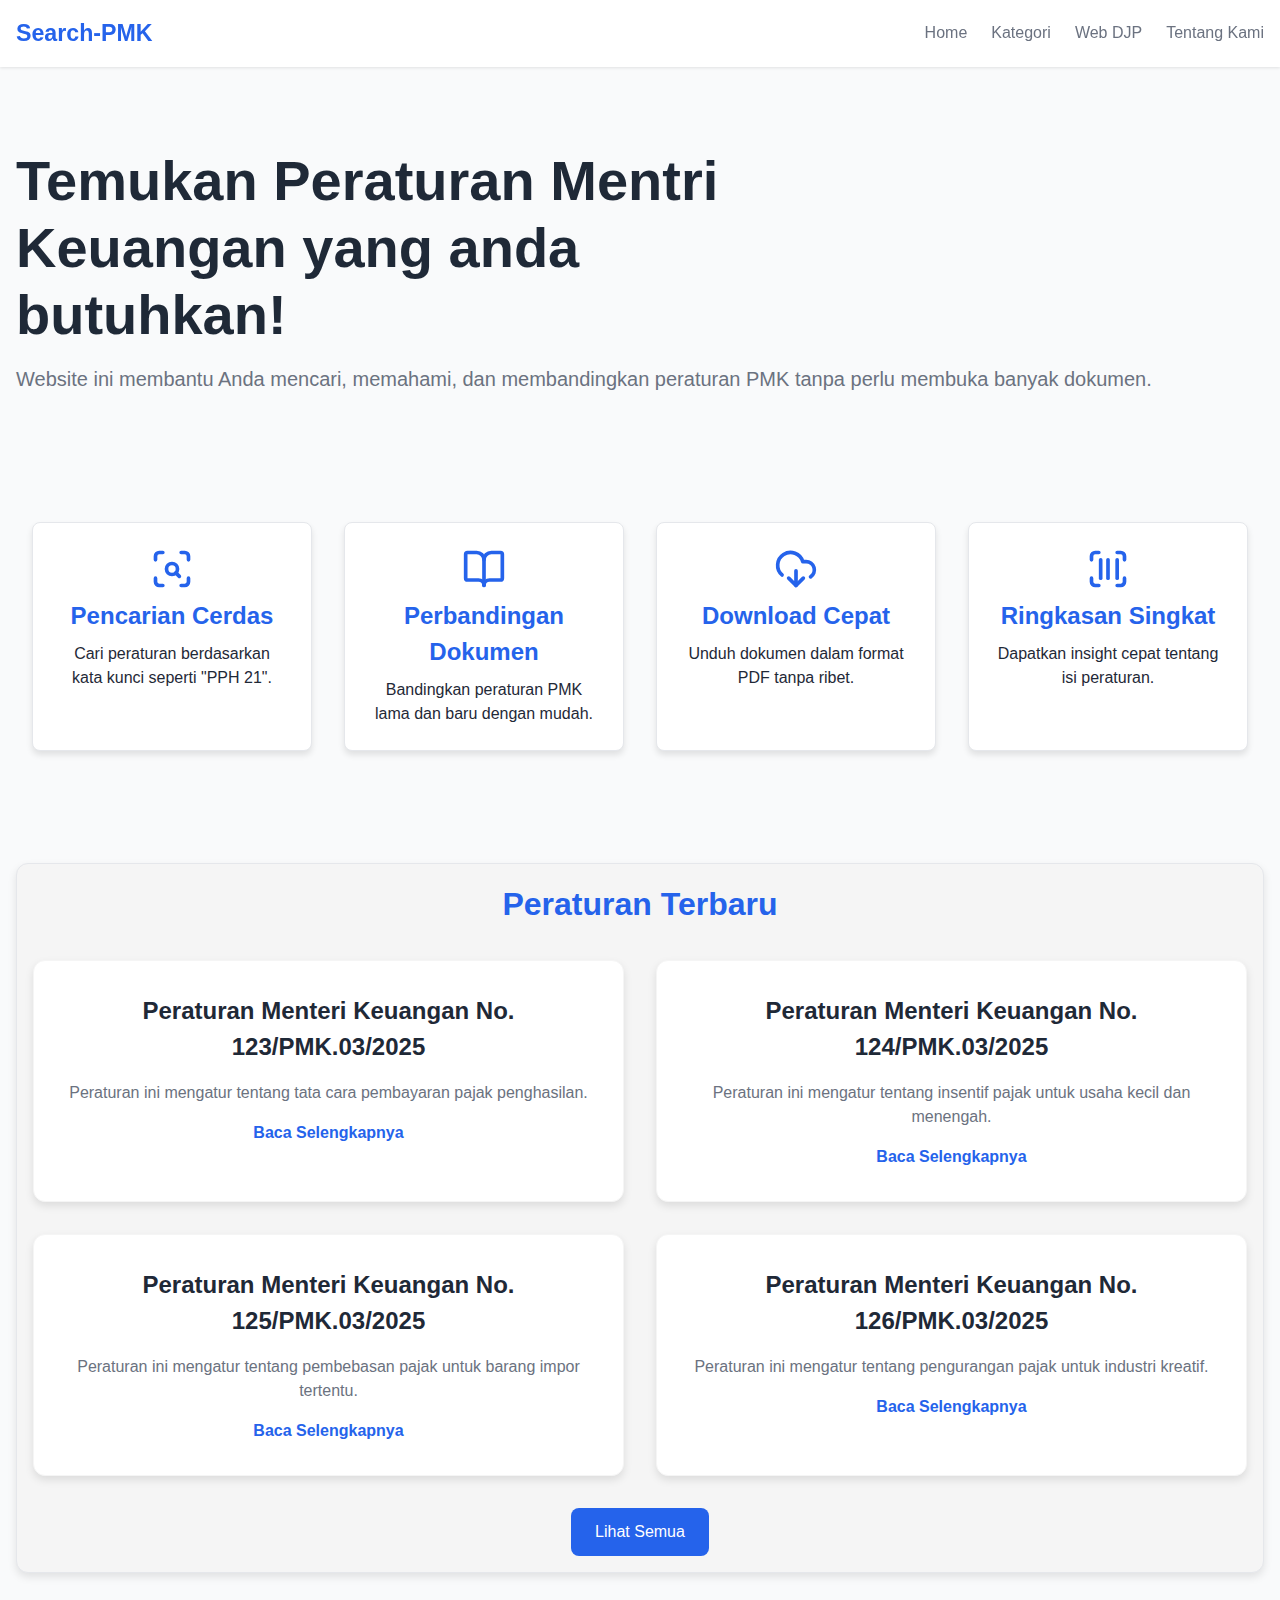
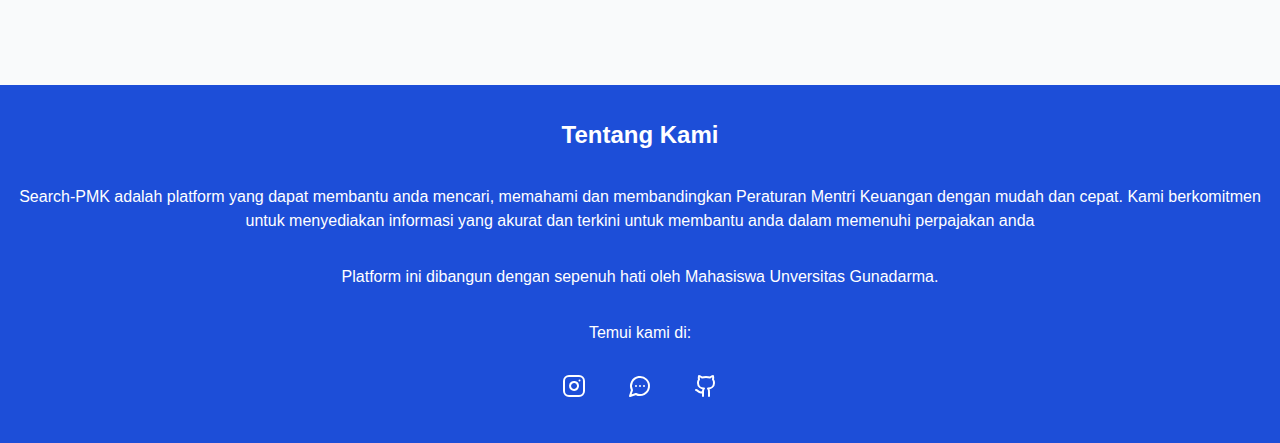
<file: index.html>
<!DOCTYPE html>
<html lang="en">
<head>
    <meta charset="UTF-8">
    <meta name="viewport" content="width=device-width, initial-scale=1.0">
    <title>coba dulu yaa</title>
    <link rel="stylesheet" href="css/style.css">
</head>
<body>
    <header>
        <nav>
            <div class="logo">
                <span>Search-PMK</span>
            </div>
            <div class="burger-menu" id="burger-menu">
                <svg xmlns="http://www.w3.org/2000/svg" width="24" height="24" viewBox="0 0 24 24" fill="none" stroke="currentColor" stroke-width="2" stroke-linecap="round" stroke-linejoin="round" class="lucide lucide-menu"><line x1="4" x2="20" y1="12" y2="12"/><line x1="4" x2="20" y1="6" y2="6"/><line x1="4" x2="20" y1="18" y2="18"/></svg>
            </div>
            <ul id="nav-links">
                <li><a href="">Home</a></li>
                <li><a href="kategori.html">Kategori</a></li>
                <li><a href="https://www.pajak.go.id/index.php/id" target="_blank" rel="noopener">Web DJP</a></li>
                <li><a href="#footer">Tentang Kami</a></li>
            </ul>
        </nav>
    </header>
    
    <main>
        <section class="hero">
            <h1>Temukan Peraturan Mentri Keuangan yang anda butuhkan!</h1>
            <p>Website ini membantu Anda mencari, memahami, dan membandingkan peraturan PMK tanpa perlu membuka banyak dokumen.</p>
        </section>

        <section class="features">
            <div class="feature-box">
                <svg xmlns="http://www.w3.org/2000/svg" width="44" height="44" viewBox="0 0 24 24" fill="none" stroke="#2563eb" stroke-width="2" stroke-linecap="round" stroke-linejoin="round" class="lucide lucide-scan-search"><path d="M3 7V5a2 2 0 0 1 2-2h2"/><path d="M17 3h2a2 2 0 0 1 2 2v2"/><path d="M21 17v2a2 2 0 0 1-2 2h-2"/><path d="M7 21H5a2 2 0 0 1-2-2v-2"/><circle cx="12" cy="12" r="3"/><path d="m16 16-1.9-1.9"/></svg>
                <h3>Pencarian Cerdas</h3>
                <p>Cari peraturan berdasarkan kata kunci seperti "PPH 21".</p>
            </div>
            <div class="feature-box">
                <svg xmlns="http://www.w3.org/2000/svg" width="44" height="44" viewBox="0 0 24 24" fill="none" stroke="#2563eb" stroke-width="2" stroke-linecap="round" stroke-linejoin="round" class="lucide lucide-book-open"><path d="M12 7v14"/><path d="M3 18a1 1 0 0 1-1-1V4a1 1 0 0 1 1-1h5a4 4 0 0 1 4 4 4 4 0 0 1 4-4h5a1 1 0 0 1 1 1v13a1 1 0 0 1-1 1h-6a3 3 0 0 0-3 3 3 3 0 0 0-3-3z"/></svg>
                <h3>Perbandingan Dokumen</h3>
                <p>Bandingkan peraturan PMK lama dan baru dengan mudah.</p>
            </div>
            <div class="feature-box">
                <svg xmlns="http://www.w3.org/2000/svg" width="44" height="44" viewBox="0 0 24 24" fill="none" stroke="#2563eb" stroke-width="2" stroke-linecap="round" stroke-linejoin="round" class="lucide lucide-cloud-download"><path d="M12 13v8l-4-4"/><path d="m12 21 4-4"/><path d="M4.393 15.269A7 7 0 1 1 15.71 8h1.79a4.5 4.5 0 0 1 2.436 8.284"/></svg>
                <h3>Download Cepat</h3>
                <p>Unduh dokumen dalam format PDF tanpa ribet.</p>
            </div>
            <div class="feature-box">
                <svg xmlns="http://www.w3.org/2000/svg" width="44" height="44" viewBox="0 0 24 24" fill="none" stroke="#2563eb" stroke-width="2" stroke-linecap="round" stroke-linejoin="round" class="lucide lucide-scan-barcode"><path d="M3 7V5a2 2 0 0 1 2-2h2"/><path d="M17 3h2a2 2 0 0 1 2 2v2"/><path d="M21 17v2a2 2 0 0 1-2 2h-2"/><path d="M7 21H5a2 2 0 0 1-2-2v-2"/><path d="M8 7v10"/><path d="M12 7v10"/><path d="M17 7v10"/></svg>
                <h3>Ringkasan Singkat</h3>
                <p>Dapatkan insight cepat tentang isi peraturan.</p>
            </div>
        </section>

        <section class="latest-regulations">
            <div class="regulation-wrapper">
                <h2>Peraturan Terbaru</h2>
                <div class="regulation-container">
                    <div class="regulation-box">
                        <h3>Peraturan Menteri Keuangan No. 123/PMK.03/2025</h3>
                        <p>Peraturan ini mengatur tentang tata cara pembayaran pajak penghasilan.</p>
                        <a href="#">Baca Selengkapnya</a>
                    </div>
                    <div class="regulation-box">
                        <h3>Peraturan Menteri Keuangan No. 124/PMK.03/2025</h3>
                        <p>Peraturan ini mengatur tentang insentif pajak untuk usaha kecil dan menengah.</p>
                        <a href="#">Baca Selengkapnya</a>
                    </div>
                    <div class="regulation-box">
                        <h3>Peraturan Menteri Keuangan No. 125/PMK.03/2025</h3>
                        <p>Peraturan ini mengatur tentang pembebasan pajak untuk barang impor tertentu.</p>
                        <a href="#">Baca Selengkapnya</a>
                    </div>
                    <div class="regulation-box">
                        <h3>Peraturan Menteri Keuangan No. 126/PMK.03/2025</h3>
                        <p>Peraturan ini mengatur tentang pengurangan pajak untuk industri kreatif.</p>
                        <a href="#">Baca Selengkapnya</a>
                    </div>
                </div>
                <a href="#" class="see-all">Lihat Semua</a>
            </div>
        </section>
        
    </main>

    <footer id="footer">
        <div class="footer">
            <h2>Tentang Kami</h2>
            <p>Search-PMK adalah platform yang dapat membantu anda  mencari, memahami dan membandingkan Peraturan Mentri Keuangan dengan mudah dan cepat. Kami berkomitmen untuk menyediakan informasi yang akurat dan terkini untuk membantu anda dalam memenuhi perpajakan anda</p>
            <p>Platform ini dibangun dengan sepenuh hati oleh Mahasiswa Unversitas Gunadarma. </p>
            <p>Temui kami di:</p>
        </div>
        
        <div class="footer-container">
            <div class="footer-logo">
                <a href="https://www.instagram.com/michaelarhdyn/" target="_blank" rel="noopener" title="Instagram">
                    <svg xmlns="http://www.w3.org/2000/svg" width="24" height="24" viewBox="0 0 24 24" fill="none" stroke="currentColor" stroke-width="2" stroke-linecap="round" stroke-linejoin="round" class="lucide lucide-instagram"><rect width="20" height="20" x="2" y="2" rx="5" ry="5"/><path d="M16 11.37A4 4 0 1 1 12.63 8 4 4 0 0 1 16 11.37z"/><line x1="17.5" x2="17.51" y1="6.5" y2="6.5"/></svg>
                </a>
            </div>

            <div class="footer-logo">
                <a href="https://wa.me/6287881820571" target="_blank" rel="noopener" title="Whatsapp">
                    <svg xmlns="http://www.w3.org/2000/svg" width="24" height="24" viewBox="0 0 24 24" fill="none" stroke="currentColor" stroke-width="2" stroke-linecap="round" stroke-linejoin="round" class="lucide lucide-message-circle-more"><path d="M7.9 20A9 9 0 1 0 4 16.1L2 22Z"/><path d="M8 12h.01"/><path d="M12 12h.01"/><path d="M16 12h.01"/></svg>
                </a>
            </div>

            <div class="footer-logo">
                <a href="https://github.com/Maikerud" target="_blank" rel="noopener" title="Github">
                    <svg xmlns="http://www.w3.org/2000/svg" width="24" height="24" viewBox="0 0 24 24" fill="none" stroke="currentColor" stroke-width="2" stroke-linecap="round" stroke-linejoin="round" class="lucide lucide-github"><path d="M15 22v-4a4.8 4.8 0 0 0-1-3.5c3 0 6-2 6-5.5.08-1.25-.27-2.48-1-3.5.28-1.15.28-2.35 0-3.5 0 0-1 0-3 1.5-2.64-.5-5.36-.5-8 0C6 2 5 2 5 2c-.3 1.15-.3 2.35 0 3.5A5.403 5.403 0 0 0 4 9c0 3.5 3 5.5 6 5.5-.39.49-.68 1.05-.85 1.65-.17.6-.22 1.23-.15 1.85v4"/><path d="M9 18c-4.51 2-5-2-7-2"/></svg>
                </a>
            </div>
        </div>
    </footer>

    <div id="overlay" class="overlay"></div>

    <script src="js/scritp.js"></script>

</body>
</html>
</file>
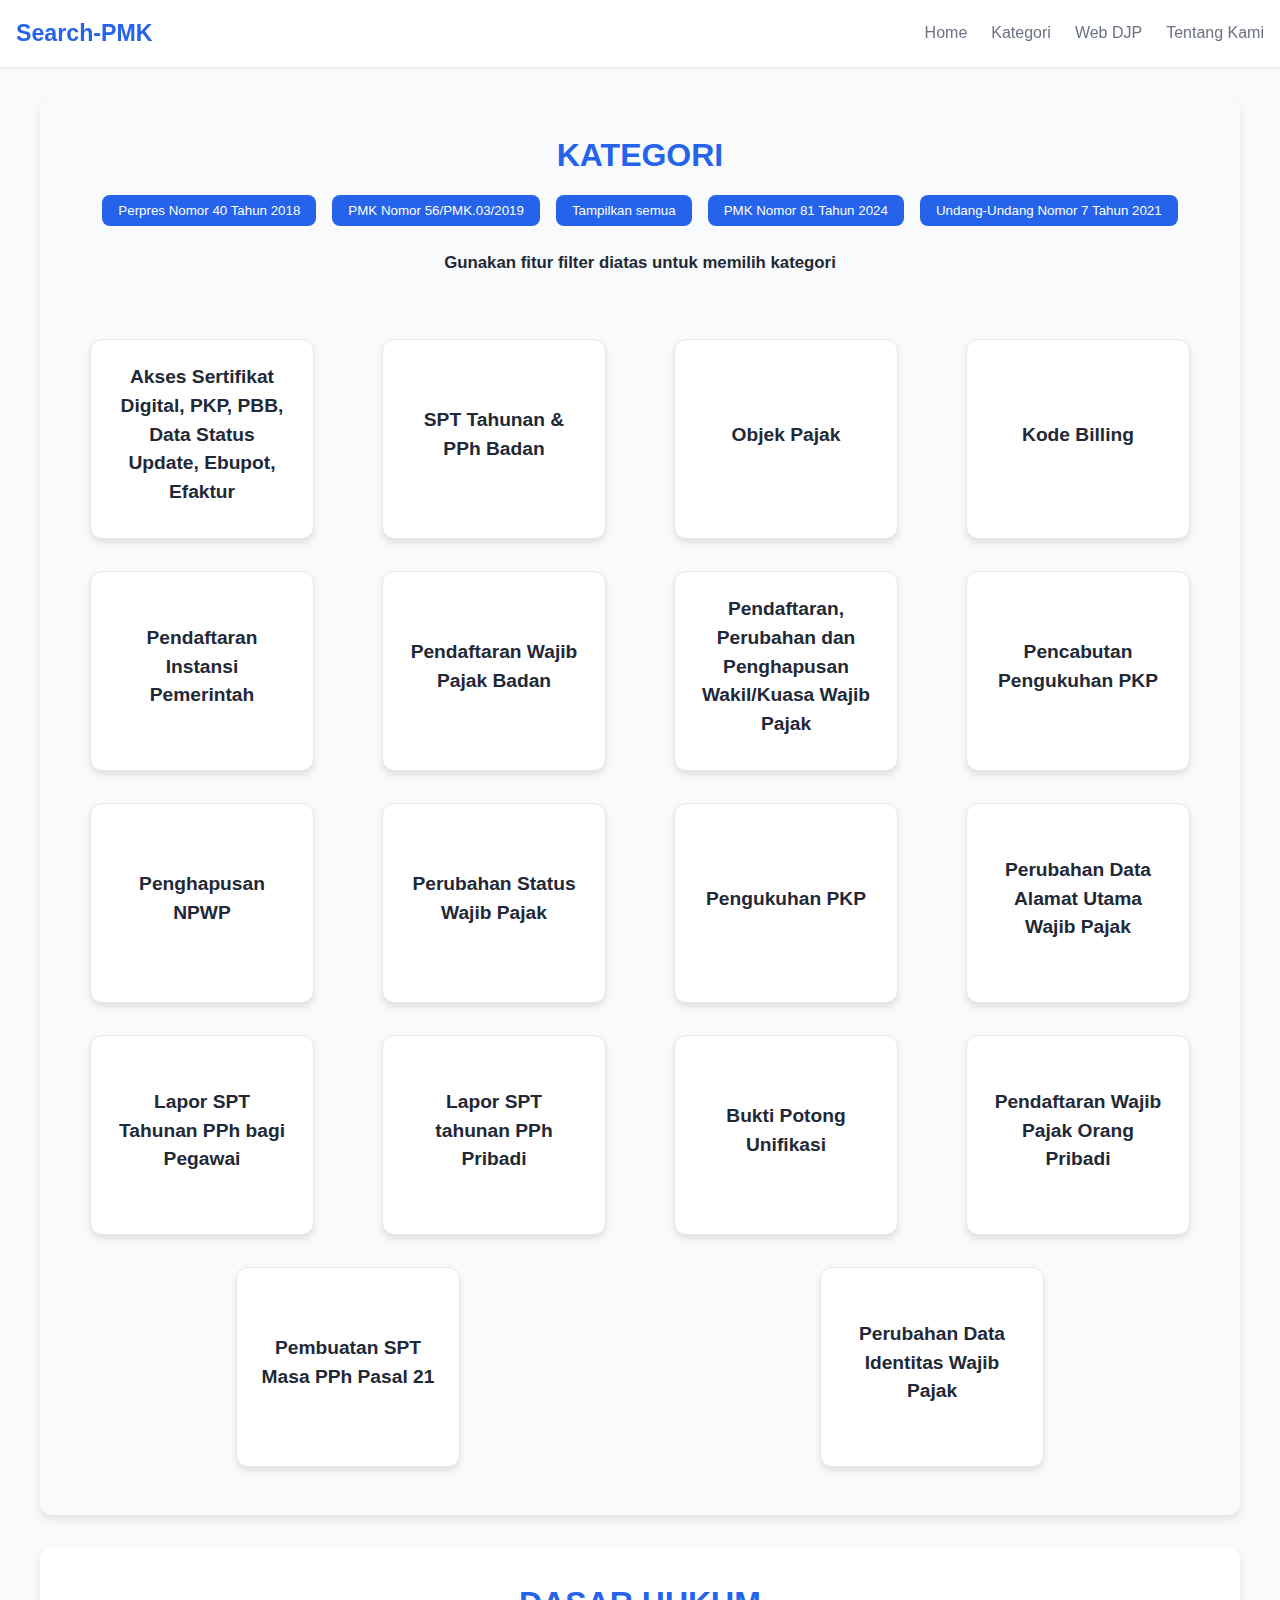
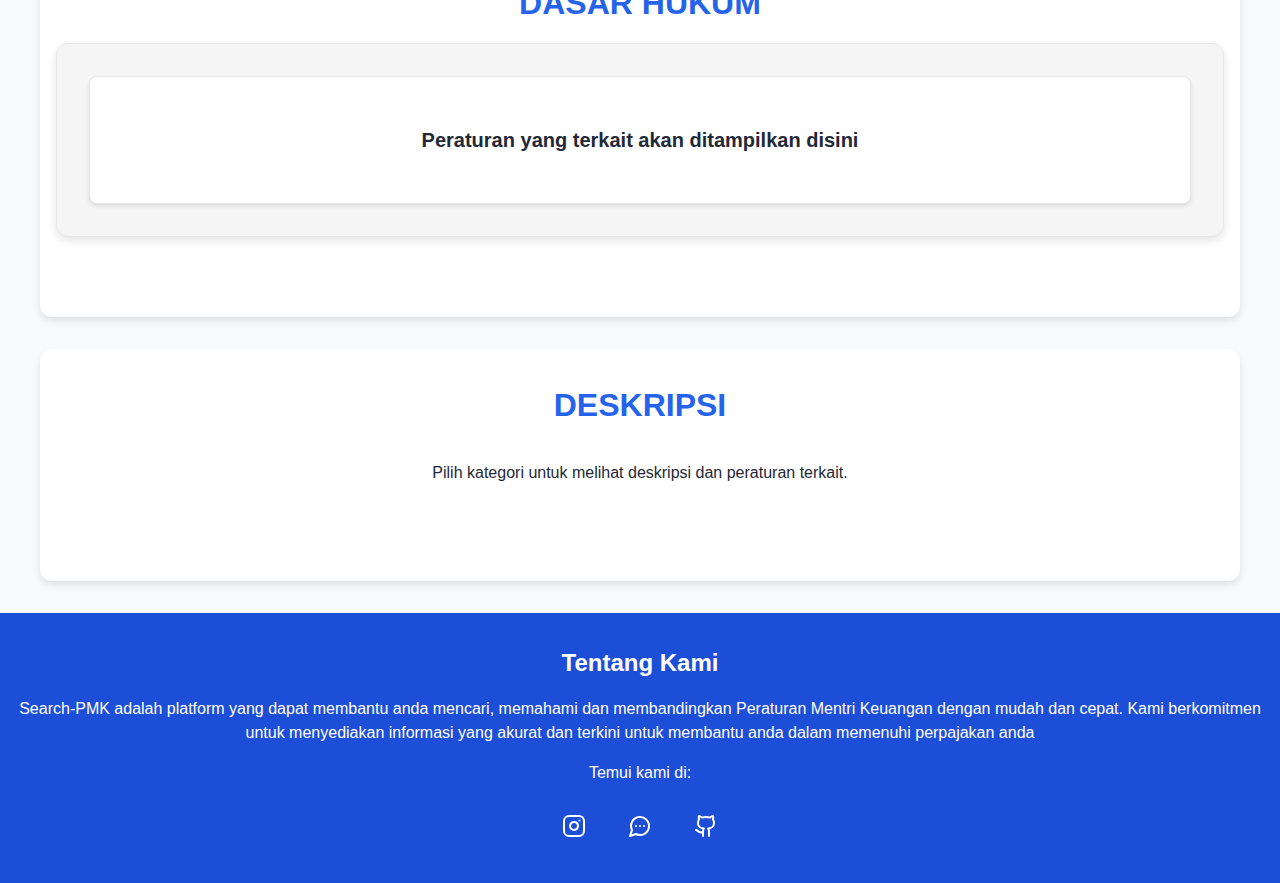
<file: kategori.html>
<!DOCTYPE html>
<html lang="en">
<head>
    <meta charset="UTF-8">
    <meta name="viewport" content="width=device-width, initial-scale=1.0">
    <title>coba dulu yaa</title>
    <link rel="stylesheet" href="css/kategori.css">
</head>
<body>
    <header>
        <nav>
            <div class="logo">
                <span>Search-PMK</span>
            </div>
            <div class="burger-menu" id="burger-menu">
                <svg xmlns="http://www.w3.org/2000/svg" width="24" height="24" viewBox="0 0 24 24" fill="none" stroke="currentColor" stroke-width="2" stroke-linecap="round" stroke-linejoin="round" class="lucide lucide-menu"><line x1="4" x2="20" y1="12" y2="12"/><line x1="4" x2="20" y1="6" y2="6"/><line x1="4" x2="20" y1="18" y2="18"/></svg>
            </div>
            <ul id="nav-links">
                <li><a href="index.html">Home</a></li>
                <li><a href="">Kategori</a></li>
                <li><a href="https://www.pajak.go.id/index.php/id" target="_blank" rel="noopener">Web DJP</a></li>
                <li><a href="#footer">Tentang Kami</a></li>
            </ul>
        </nav>
    </header>

    <main>
        <div class="kategori-container">
            <h2><b>KATEGORI</b></h2>

            <div class="kategori-filter">
                <button class="filter-btn" onclick="filterKategori('Perpres-40-2018')">Perpres Nomor 40 Tahun 2018</button>
                <button class="filter-btn" onclick="filterKategori('PMK-56-2019')">PMK Nomor 56/PMK.03/2019</button>
                <button class="filter-btn" onclick="filterKategori('all')">Tampilkan semua</button>
                <button class="filter-btn" onclick="filterKategori('PMK-81-2024')">PMK Nomor 81 Tahun 2024 </button>
                <button class="filter-btn" onclick="filterKategori('UU-7-2021')">Undang-Undang Nomor 7 Tahun 2021</button>
            </div>

            <h3>Gunakan fitur filter diatas untuk memilih kategori</h3>

            <a href="#peraturan-container" class="kategori-item" data-category="sertifikat-digital" onclick="showPMK('sertifikat-digital'); showDeskripsi('sertifikat-digital')">
                <h3>Akses Sertifikat Digital, PKP, PBB, Data Status Update, Ebupot, Efaktur</h3>
            </a>
            <a href="#peraturan-container" class="kategori-item" data-category="Perpres-40-2018,PMK-56-2019,PMK-81-2024,UU-7-2021" onclick="showPMK('SPT-tahunan-badan'); showDeskripsi('SPT-tahunan-badan')">
                <h3>SPT Tahunan & PPh Badan</h3>
            </a>
            <a href="#peraturan-container" class="kategori-item" data-category="Perpres-40-2018,PMK-56-2019,PMK-81-2024" onclick="showPMK('Objek-Pajak'); showDeskripsi('Objek-Pajak')">
                <h3>Objek Pajak</h3>
            </a>
            <a href="#peraturan-container" class="kategori-item" data-category="Perpres-40-2018,PMK-56-2019,PMK-81-2024" onclick="showPMK('Kode-Billing'); showDeskripsi('Kode-Billing')">
                <h3>Kode Billing</h3>
            </a>
            <a href="#peraturan-container" class="kategori-item" data-category="Perpres-40-2018,PMK-56-2019,PMK-81-2024" onclick="showPMK('PIP'); showDeskripsi('PIP')">
                <h3>Pendaftaran Instansi Pemerintah</h3>
            </a>
            <a href="#peraturan-container" class="kategori-item" data-category="Perpres-40-2018,PMK-56-2019,PMK-81-2024" onclick="showPMK('PJB'); showDeskripsi('PJB')">
                <h3>Pendaftaran Wajib Pajak Badan</h3>
            </a>
            <a href="#peraturan-container" class="kategori-item" data-category="Perpres-40-2018,PMK-56-2019,PMK-81-2024" onclick="showPMK('Update-WP'); showDeskripsi('Update-WP')">
                <h3>Pendaftaran, Perubahan dan Penghapusan Wakil/Kuasa Wajib Pajak</h3>
            </a>
            <a href="#peraturan-container" class="kategori-item" data-category="Perpres-40-2018,PMK-56-2019,PMK-81-2024" onclick="showPMK('PP-PKP'); showDeskripsi('PP-PKP')">
                <h3>Pencabutan Pengukuhan PKP</h3>
            </a>
            <a href="#peraturan-container" class="kategori-item" data-category="Perpres-40-2018,PMK-56-2019,PMK-81-2024" onclick="showPMK('delete-NPWP'); showDeskripsi('delete-NPWP')">
                <h3>Penghapusan NPWP</h3>
            </a>
            <a href="#peraturan-container" class="kategori-item" data-category="Perpres-40-2018,PMK-56-2019,PMK-81-2024" onclick="showPMK('PPSWP'); showDeskripsi('PPSWP')">
                <h3>Perubahan Status Wajib Pajak</h3>
            </a>
            <a href="#peraturan-container" class="kategori-item" data-category="Perpres-40-2018,PMK-56-2019,PMK-81-2024" onclick="showPMK('P-PKP'); showDeskripsi('P-PKP')">
                <h3>Pengukuhan PKP</h3>
            </a>
            <a href="#peraturan-container" class="kategori-item" data-category="Perpres-40-2018,PMK-56-2019,PMK-81-2024" onclick="showPMK('update-dauwp'); showDeskripsi('update-dauwp')">
                <h3>Perubahan Data Alamat Utama Wajib Pajak</h3>
            </a>
            <a href="#peraturan-container" class="kategori-item" data-category="Perpres-40-2018,PMK-56-2019,PMK-81-2024" onclick="showPMK('lapor-spt-pegawai'); showDeskripsi('lapor-spt-pegawai')">
                <h3>Lapor SPT Tahunan PPh bagi Pegawai</h3>
            </a>
            <a href="#peraturan-container" class="kategori-item" data-category="Perpres-40-2018,PMK-56-2019,PMK-81-2024" onclick="showPMK('lapor-spt-pribadi'); showDeskripsi('lapor-spt-pribadi')">
                <h3>Lapor SPT tahunan PPh Pribadi</h3>
            </a>
            <a href="#peraturan-container" class="kategori-item" data-category="Perpres-40-2018,PMK-56-2019,PMK-81-2024" onclick="showPMK('bukti-potong-Unifikasi'); showDeskripsi('bukti-potong-Unifikasi')">
                <h3>Bukti Potong Unifikasi</h3>
            </a>
            <a href="#peraturan-container" class="kategori-item" data-category="Perpres-40-2018,PMK-56-2019,PMK-81-2024" onclick="showPMK('pwpop'); showDeskripsi('pwpop')">
                <h3>Pendaftaran Wajib Pajak Orang Pribadi</h3>
            </a>
            <a href="#peraturan-container" class="kategori-item" data-category="Perpres-40-2018,PMK-56-2019,PMK-81-2024" onclick="showPMK('SPT-PPH-21'); showDeskripsi('SPT-PPH-21')">
                <h3>Pembuatan SPT Masa PPh Pasal 21</h3>
            </a>
            <a href="#peraturan-container" class="kategori-item" data-category="Perpres-40-2018,PMK-56-2019,PMK-81-2024" onclick="showPMK('PDIWP'); showDeskripsi('PDIWP')">
                <h3>Perubahan Data Identitas Wajib Pajak</h3>
            </a>
        </div>
        
        
        <div class="peraturan-container" id="peraturan-container">
            <h2>DASAR HUKUM</h2>
            <div class="peraturan-wrapper" id="peraturan-wrapper">
                <!-- Daftar dasar hukum akan ditampilkan di sini -->
            </div>
        </div>

        <div class="deskripsi-container" id="deskripsi-container">
            <h2>DESKRIPSI</h2>
            <div class="deskripsi-wrapper" id="deskripsi-wrapper">
                <!-- Deskripsi peraturan akan ditampilkan di sini -->
            </div>
        </div>  

        
    </main>

    <footer id="footer">
        <div class="footer">
            <h2>Tentang Kami</h2>
            <p>Search-PMK adalah platform yang dapat membantu anda  mencari, memahami dan membandingkan Peraturan Mentri Keuangan dengan mudah dan cepat. Kami berkomitmen untuk menyediakan informasi yang akurat dan terkini untuk membantu anda dalam memenuhi perpajakan anda</p>
            <p>Temui kami di:</p>
        </div>

        <div class="footer-container">
            <div class="footer-logo">
                <a href="https://www.instagram.com/michaelarhdyn/" target="_blank" rel="noopener" title="Instagram Profile">
                    <svg xmlns="http://www.w3.org/2000/svg" width="24" height="24" viewBox="0 0 24 24" fill="none" stroke="currentColor" stroke-width="2" stroke-linecap="round" stroke-linejoin="round" class="lucide lucide-instagram"><rect width="20" height="20" x="2" y="2" rx="5" ry="5"/><path d="M16 11.37A4 4 0 1 1 12.63 8 4 4 0 0 1 16 11.37z"/><line x1="17.5" x2="17.51" y1="6.5" y2="6.5"/></svg>
                </a>
            </div>

            <div class="footer-logo">
                <a href="https://wa.me/+6287881820571" target="_blank" rel="noopener" title="Whatsapp">
                    <svg xmlns="http://www.w3.org/2000/svg" width="24" height="24" viewBox="0 0 24 24" fill="none" stroke="currentColor" stroke-width="2" stroke-linecap="round" stroke-linejoin="round" class="lucide lucide-message-circle-more"><path d="M7.9 20A9 9 0 1 0 4 16.1L2 22Z"/><path d="M8 12h.01"/><path d="M12 12h.01"/><path d="M16 12h.01"/></svg>
                </a>
            </div>

            <div class="footer-logo">
                <a href="https://github.com/Maikerud" target="_blank" rel="noopener" title="Github">
                    <svg xmlns="http://www.w3.org/2000/svg" width="24" height="24" viewBox="0 0 24 24" fill="none" stroke="currentColor" stroke-width="2" stroke-linecap="round" stroke-linejoin="round" class="lucide lucide-github"><path d="M15 22v-4a4.8 4.8 0 0 0-1-3.5c3 0 6-2 6-5.5.08-1.25-.27-2.48-1-3.5.28-1.15.28-2.35 0-3.5 0 0-1 0-3 1.5-2.64-.5-5.36-.5-8 0C6 2 5 2 5 2c-.3 1.15-.3 2.35 0 3.5A5.403 5.403 0 0 0 4 9c0 3.5 3 5.5 6 5.5-.39.49-.68 1.05-.85 1.65-.17.6-.22 1.23-.15 1.85v4"/><path d="M9 18c-4.51 2-5-2-7-2"/></svg>
                </a>
            </div>
        </div>
    </footer>

    <button id="scrollToTopBtn" title="Go to top">
        <svg xmlns="http://www.w3.org/2000/svg" width="16" height="16" fill="currentColor" class="bi bi-arrow-up-square" viewBox="0 0 16 16">
            <path fill-rule="evenodd" d="M15 2a1 1 0 0 0-1-1H2a1 1 0 0 0-1 1v12a1 1 0 0 0 1 1h12a1 1 0 0 0 1-1zM0 2a2 2 0 0 1 2-2h12a2 2 0 0 1 2 2v12a2 2 0 0 1-2 2H2a2 2 0 0 1-2-2zm8.5 9.5a.5.5 0 0 1-1 0V5.707L5.354 7.854a.5.5 0 1 1-.708-.708l3-3a.5.5 0 0 1 .708 0l3 3a.5.5 0 0 1-.708.708L8.5 5.707z"/>
        </svg>
    </button>

    <div id="overlay" class="overlay"></div>

    <script src="js/daftar.js"></script>
    <script src="js/deskripsi.js"></script>
    <script src="js/kategori.js"></script>
</body>
</html>
</file>
<file: css/style.css>
:root {
    --primary-color: #2563eb;
    --primary-hover: #1d4ed8;
    --text-color: #1f2937;
    --text-light: #6b7280;
    --bg-color: #f9fafb;
    --white: #ffffff;
    --success: #059669;
    --success-light: #ecfdf5;
    --border-color: #e5e7eb;
    --border: #F5F5F5;
}

* {
    margin: 0;
    padding: 0;
    box-sizing: border-box;
}

html {
    scroll-behavior: smooth;
}

body {
    font-family: -apple-system, BlinkMacSystemFont, "Segoe UI", Roboto, "Helvetica Neue", Arial, sans-serif;
    line-height: 1.5;
    color: var(--text-color);
    background: var(--bg-color);
    margin: 0;
    padding: 0;
}

header {
    background: var(--white);
    box-shadow: 0 1px 3px rgba(0, 0, 0, 0.1);
    position: sticky; /* Menambahkan properti ini */
    top: 0; /* Menambahkan properti ini */
    z-index: 1000; /* Menambahkan properti ini untuk memastikan header berada di atas elemen lainnya */
    transition: top 0.3s;
}

header.hidden {
    top: -100px
}

nav {
    max-width: 1445px;
    margin: 0 auto;
    padding: 1rem;
    display: flex;
    justify-content: space-between;
    align-items: center;
}

.logo {
    display: flex;
    align-items: center;
    gap: 0.5rem;
    color: var(--primary-color);
    font-weight: bold;
    font-size: 1.45rem;
}

nav ul {
    display: flex;
    gap: 1.5rem;
    list-style: none;
}

nav a {
    color: var(--text-light);
    text-decoration: none;
    transition: color 0.2s;
}

nav a:hover {
    color: var(--primary-hover);
}

ul {
    list-style: none;
    margin: 0;
    padding: 0;
    display: flex;
    gap: 1rem;
}

ul li {
    display: inline;
}

ul li a{
    color: var(--text-light);
    text-decoration: none;
    font-size: 1rem;
}

.burger-menu {
    display: none;
    flex-direction: column;
    cursor: pointer;
}

.burger-menu span {
    height: 3px;
    width: 25px;
    background-color: white;
    margin: 4px 0;
    transition: 0.4s;
}

.hero {
    text-align: left;
    padding: 5rem 1rem;
    max-width: 1280px;
    margin: 0 auto;
}

.hero h1 {
    font-size: 3.5rem;
    font-weight: 800;
    margin-bottom: 1rem;
    line-height: 1.2;
    max-width: 48rem;
}

.hero p {
    font-size: 1.25rem;
    color: var(--text-light);
    max-width: 48rem;
    margin: 0 auto;
    max-width: 1280px;
}

.features {
    display: flex;
    flex-wrap: wrap;
    justify-content: space-around;
    padding: 2rem 1rem;
    background-color: var(--bg-color);
}

.feature-box {
    background-color: var(--white);
    border: 1px solid var(--border-color);
    border-radius: 8px;
    padding: 1.5rem;
    margin: 1rem;
    width: calc(25% - 2rem); /* Mengatur lebar box agar 4 box bisa muat dalam satu baris */
    box-shadow: 0 4px 6px rgba(0, 0, 0, 0.1);
    text-align: center;
    transition: transform 0.3s, box-shadow 0.3s;
}

.feature-box img {
    max-width: 100px;
    margin-bottom: 1rem;
}

.feature-box h3 {
    font-size: 1.5rem;
    color: var(--primary-color);
    margin-bottom: 0.5rem;
}

.feature-box p {
    font-size: 1rem;
    color: var(--text-color);
}

.feature-box:hover {
    transform: translateY(-10px);
    box-shadow: 0 8px 16px rgba(0, 0, 0, 0.2);
}

.latest-regulations {
    padding: 4rem 1rem;
    background-color: var(--bg-color);
    text-align: center;
}

.latest-regulations h2 {
    font-size: 2rem;
    color: var(--primary-color);
    margin-bottom: 2rem;
}

.regulation-wrapper {
    margin: 0 auto;
    background-color: var(--border);
    border: 1px solid var(--border-color);
    border-radius: 12px; /* Garis lengkung di ujungnya */
    padding: 1rem;
    max-width: 90rem;
    box-shadow: 0 4px 8px rgba(0, 0, 0, 0.1);
    margin-bottom: 3rem;
}

.regulation-container {
    display: grid;
    grid-template-columns: repeat(2, 1fr);
    gap: 2rem;
}

.regulation-box {
    background-color: var(--white);
    border: 1px solid var(--border);
    border-radius: 12px; /* Garis lengkung di ujungnya */
    padding: 2rem;
    box-shadow: 0 4px 8px rgba(0, 0, 0, 0.1);
    transition: transform 0.3s, box-shadow 0.3s;
}

.regulation-box h3 {
    font-size: 1.5rem;
    color: var(--text-color);
    margin-bottom: 1rem;
}


.regulation-box p {
    font-size: 1rem;
    color: var(--text-light);
    margin-bottom: 1rem;
}

.regulation-box a {
    font-size: 1rem;
    color: var(--primary-color);
    text-decoration: none;
    font-weight: bold;
}

.regulation-box:hover {
    transform: translateY(-10px);
    box-shadow: 0 12px 24px rgba(0, 0, 0, 0.2);
}

.see-all {
    display: inline-block;
    margin-top: 2rem;
    padding: 0.75rem 1.5rem;
    background-color: var(--primary-color);
    color: var(--white);
    text-decoration: none;
    border-radius: 8px;
    transition: background-color 0.3s;
}

.see-all:hover {
    background-color: var(--primary-hover);
    color: var(--success-light);
}

footer{
    background-color: var(--primary-hover);
    color: var(--white);
    text-align: center;
    padding: 2rem 1rem;
}

.footer{
    max-width: 1280px;
    margin: 0 auto;
}

.footer h2{
    font-size: 1.5rem;
    margin-bottom: 1rem;
}

.footer p{
    margin-top: 2rem;
    font-size: 1rem;
    margin-bottom: 1rem;
}

.footer-container {
    display: flex;
    justify-content: center;
    gap: 1rem;
    margin-top: 1rem;
}

.footer-logo{
    display: flex;
    align-items: center;
    justify-content: center;
    width: 50px;
    height: 50px;
    border-radius: 50%;
    color: var(--white);

}

.footer-logo:hover{
    transform: translateY(-2px);
    background-color: var(--primary-color);
    color: var(--success-light);
}

.footer-logo a {
    display: flex;
    align-items: center;
    justify-content: center;
    width: 100%;
    height: 100%;
    color: inherit;
    text-decoration: none;
}

/* Responsive styles for tablets */
@media (max-width: 820px) {
    .feature-box {
        width: calc(50% - 2rem); /* 2 boxes per row */
    }

    .regulation-container {
        grid-template-columns: 1fr; /* Single column layout */
    }
}

/* Responsive styles for mobile devices */
@media (max-width: 480px) {
    .burger-menu {
        display: flex; /* Show the burger menu icon */
        cursor: pointer;
        flex-direction: column;
        gap: 2px;
        z-index: 20;
    }

    .burger-menu span {
        height: 3px;
        width: 25px;
        background-color: var(--text-color);
        transition: 0.4s;
    }

    nav ul {
        display: none;
        flex-direction: column;
        width: 100%;
        position: absolute;
        top: 60px;
        left: 0;
        background: var(--white);
        padding: 0; /* Remove padding to eliminate space between buttons */
        box-shadow: 0 4px 8px rgba(0, 0, 0, 0.1);
        opacity: 0;
        max-height: 0;
        overflow: hidden;
        transition: max-height 0.5s ease-in-out, opacity 0.5s ease-in-out;
        gap: 0.8rem;
    }

    nav ul.show {
        display: flex;
        opacity: 1;
        max-height: 500px;
    }

    nav ul li {
        display: block; /* Make the entire list item block-level */
        width: 100%; /* Ensure it takes the full width */
        text-align: center; /* Center the text */
    }
    
    nav ul li a {
        display: block; /* Make the link block-level */
        padding: 1rem; /* Add padding to increase clickable area */
        color: var(--text-light); /* Ensure text color is consistent */
        text-decoration: none; /* Remove underline from link */
        transition: background-color 0.3s, color 0.3s; /* Add transition for hover effect */
    }
    
    nav ul li a:hover {
        background-color: var(--primary-hover); /* Change background color on hover */
        color: var(--white);
    }

    .logo {
        margin-bottom: 1rem;
    }

    .hero h1 {
        font-size: 2rem;
    }

    .hero p {
        font-size: 1rem;
    }

    .feature-box {
        width: 100%; /* Full width for each box */
        margin: 1rem 0;
    }

    .regulation-container {
        grid-template-columns: 1fr; /* Single column layout */
    }

    .regulation-box {
        padding: 1rem;
    }

    .footer-container {
        flex-direction: row;
        gap: 0.5rem;
    }

    .footer-logo {
        width: 40px;
        height: 40px;
    }
}
</file>
<file: css/kategori.css>
:root {
    --primary-color: #2563eb;
    --primary-hover: #1d4ed8;
    --text-color: #1f2937;
    --text-light: #6b7280;
    --bg-color: #f9fafb;
    --white: #ffffff;
    --success: #059669;
    --success-light: #ecfdf5;
    --border-color: #e5e7eb;
    --border: #F5F5F5;
}

* {
    margin: 0;
    padding: 0;
    box-sizing: border-box;
}

html {
    scroll-behavior: smooth;
}

body {
    font-family: -apple-system, BlinkMacSystemFont, "Segoe UI", Roboto, "Helvetica Neue", Arial, sans-serif;
    line-height: 1.5;
    color: var(--text-color);
    background: var(--bg-color);
}

header {
    background: var(--white);
    box-shadow: 0 1px 3px rgba(0, 0, 0, 0.1);
    position: sticky;
    top: 0;
    z-index: 1000;
    transition: top 0.3s;
}

header.hidden {
    top: -100px;
}

nav {
    max-width: 1445px; /* Ensure this matches the value in style.css */
    margin: 0 auto;
    padding: 1rem;
    display: flex;
    justify-content: space-between;
    align-items: center;
}

.logo {
    display: flex;
    align-items: center;
    gap: 0.5rem;
    color: var(--primary-color);
    font-weight: bold;
    font-size: 1.45rem;
}

nav ul {
    display: flex;
    gap: 1.5rem;
    list-style: none;
}

nav a {
    color: var(--text-light);
    text-decoration: none;
    transition: color 0.2s;
}

nav a:hover {
    color: var(--primary-hover);
}

ul {
    list-style: none;
    margin: 0;
    padding: 0;
    display: flex;
    gap: 1rem;
}

ul li {
    display: inline;
}

ul li a{
    color: var(--text-light);
    text-decoration: none;
    font-size: 1rem;
}

.burger-menu {
    display: none;
    flex-direction: column;
    cursor: pointer;
}

footer{
    background-color: var(--primary-hover);
    color: var(--white);
    text-align: center;
    padding: 2rem 1rem;
}

.footer{
    max-width: 1280px;
    margin: 0 auto;
}

.footer h2{
    font-size: 1.5rem;
    margin-bottom: 1rem;
}

.footer p{
    font-size: 1rem;
    margin-bottom: 1rem;
}

.footer-container {
    display: flex;
    justify-content: center;
    gap: 1rem;
    margin-top: 1rem;
}

.footer-logo{
    display: flex;
    align-items: center;
    justify-content: center;
    width: 50px;
    height: 50px;
    border-radius: 50%;
    color: var(--white);

}

.footer-logo:hover{
    transform: translateY(-2px);
    background-color: var(--primary-color);
    color: var(--success-light);
}

.footer-logo a {
    display: flex;
    align-items: center;
    justify-content: center;
    width: 100%;
    height: 100%;
    color: inherit;
    text-decoration: none;
}

.kategori-container {
    display: flex;
    flex-wrap: wrap;
    align-items: center;
    justify-content: space-around;
    padding: 2rem 1rem;
    background-color: var(--bg-color);
    border-radius: 12px;
    box-shadow: 0 4px 8px rgba(0, 0, 0, 0.1);
    margin: 2rem auto;
    max-width: 1200px;
}

.kategori-container h2 {
    text-align: center;
    font-size: 2rem;
    color: var(--primary-color);
    margin-bottom: 1rem;
    width: 100%;
}

.kategori-container h3 {
    font-size: 1.05rem; /* Ukuran font */
    color: var(--text-color); /* Warna teks */
    margin-bottom: 3rem; /* Jarak bawah */
    text-align: center; /* Rata tengah */
    width: 100%; /* Lebar */
    margin-top: 0.5rem;
}

.kategori-filter {
    display: flex;
    justify-content: center;
    gap: 1rem;
    margin-bottom: 1rem;
    flex-wrap: wrap;
}

.filter-btn {
    background-color: var(--primary-color);
    color: var(--white);
    border: none;
    padding: 0.5rem 1rem;
    border-radius: 8px;
    cursor: pointer;
    transition: background-color 0.3s, transform 0.3s;
}

.filter-btn:hover {
    background-color: var(--primary-hover);
    transform: translateY(-2px);
}

.filter-btn.active {
    background-color: var(--primary-hover);
    transform: translateY(-2px);
}

.kategori-item {
    background-color: var(--white);
    border: 1px solid var(--border-color);
    border-radius: 12px;
    padding: 1.5rem;
    margin: 1rem;
    width: calc(22% - 2rem); /* Mengatur lebar box agar 3 box bisa muat dalam satu baris */
    box-shadow: 0 4px 6px rgba(0, 0, 0, 0.1);
    text-align: center;
    cursor: pointer;
    transition: transform 0.3s, box-shadow 0.3s;
    display: flex;
    flex-direction: column;
    justify-content: center;
    height: 200px; /* Adjust the height as needed */
    text-decoration: none;
    color: inherit;
}

.kategori-item h3 {
    font-size: calc(0.8rem + 0.5vw); /* Adjust font size based on viewport width */
    color: var(--text-color);
    margin-bottom: 1rem;
    text-overflow: ellipsis;
    display: flex;
    align-items: center;
    justify-content: center;
    height: 84%; /* Ensure the text is vertically centered */
}

.kategori-container h2 {
    text-align: center;
    font-size: 2rem;
    color: var(--primary-color);
    margin-bottom: 1rem;
}

.kategori-item:hover {
    transform: translateY(-8px);
    box-shadow: 0 8px 16px rgba(0, 0, 0, 0.2);
}


.kategori-item.active {
    transform: translateY(-12px);
    border-style: solid;
    border-width: 0.2rem;
    border-color: var(--primary-color);
    box-shadow: 0 8px 16px rgba(0, 0, 0, 0.2);
}

.peraturan-container {
    padding: 2rem 1rem;
    background-color: var(--white);
    border-radius: 12px;
    box-shadow: 0 4px 8px rgba(0, 0, 0, 0.1);
    margin: 2rem auto;
    max-width: 1200px;
    opacity: 0;
    transition: opacity 0.5s ease-in-out;
    margin-bottom: 5 rem;
}

.peraturan-container.show {
    opacity: 1;
}

.peraturan-container h2, .deskripsi-container h2 {
    text-align: center;
    font-size: 2rem;
    color: var(--primary-color);
    margin-bottom: 1rem;
}

.peraturan-wrapper {
    margin: 0 auto;
    background-color: var(--border);
    border: 1px solid var(--border-color);
    border-radius: 12px; /* Garis lengkung di ujungnya */
    padding: 1rem;
    max-width: 90rem;
    box-shadow: 0 4px 8px rgba(0, 0, 0, 0.1);
    margin-bottom: 3rem;
}

.peraturan-item {
    transition: transform 0.3s, box-shadow 0.3s;
    background-color: var(--white);
    border: 1px solid var(--border-color);
    border-radius: 8px;
    padding: 2rem;
    box-shadow: 0 2px 4px rgba(0, 0, 0, 0.1);
    margin: 1rem;
}

.peraturan-item h3 {
    font-size: 1.25rem;
    color: var(--text-color);
    margin: 1rem 0;
    text-align: center;
}

.peraturan-item:hover {
    transform: translateY(-10px);
    box-shadow: 0 8px 16px rgba(0, 0, 0, 0.2);
}

.deskripsi-container {
    padding: 2rem 1rem;
    background-color: var(--white);
    border-radius: 12px;
    box-shadow: 0 4px 8px rgba(0, 0, 0, 0.1);
    margin: 2rem auto;
    max-width: 1200px;
    opacity: 0;
    transition: opacity 0.5s ease-in-out;
}

.deskripsi-container.show {
    opacity: 1;
}

.deskripsi-wrapper {
    display: flex;
    flex-direction: column;
    align-items: center;
    justify-content: center;
    margin: 0 auto;
    padding: 1rem;
    max-width: 90rem;
    margin-bottom: 3rem;
    text-align: left; /* Align text to the left for better readability */
}

.deskripsi-wrapper p {
    margin-bottom: 0.3rem; /* Add space between paragraphs */
    line-height: 1.6; /* Improve readability with increased line height */
    font-size: 1rem; /* Set a comfortable font size */
    color: var(--text-color); /* Use a variable for text color */
}

.deskripsi-wrapper ol {
    margin-left: 2rem; /* Add left margin to the ordered list */
    margin-bottom: 1rem; /* Add space below the ordered list */
    padding-left: 1rem; /* Add padding to the left of the ordered list */
}

.deskripsi-wrapper li {
    margin-bottom: 0.5rem; /* Add space between list items */
    line-height: 1.6; /* Improve readability with increased line height */
    font-size: 1rem; /* Set a comfortable font size */
    color: var(--text-color); /* Use a variable for text color */
}

.source {
    margin-top: 2rem; /* Add space above the source */
    text-align: right; /* Align text to the right */
    width: 100%; /* Ensure the source takes the full width */
}

.source a {
    color: var(--primary-color); /* Use a variable for link color */
    text-decoration: none; /* Remove underline from link */
}

.source a:hover {
    text-decoration: underline; /* Add underline on hover */
}

.overlay {
    position: fixed;
    top: 0;
    left: 0;
    width: 100%;
    height: 100%;
    background: rgba(0, 0, 0, 0.5); /* Semi-transparent black background */
    opacity: 0;
    visibility: hidden;
    transition: opacity 0.5s ease-in-out, visibility 0.5s ease-in-out;
    z-index: 10; /* Ensure the overlay is above other elements */
}

.overlay.show {
    opacity: 1;
    visibility: visible;
}

/* Styles for scroll to top button */
#scrollToTopBtn {
    display: none; /* Hidden by default */
    position: fixed;
    bottom: 20px;
    right: 30px;
    z-index: 99;
    font-size: 18px;
    border: none;
    outline: none;
    background-color: var(--border-color);
    color: var(--primary-color);
    cursor: pointer;
    padding: 15px;
    border-radius: 50%; /* Make the border perfectly round */
    box-shadow: 0 4px 8px rgba(0, 0, 0, 0.1);
    transition: opacity 0.5s ease-in-out, transform 0.3s, background-color 0.3s;
    opacity: 0;
}

#scrollToTopBtn.show {
    display: block;
    opacity: 0.4;
}

#scrollToTopBtn:hover {
    background-color: var(--border);
    transform: translateY(-5px);
    opacity: 1;
}

#scrollToTopBtn svg {
    width: 20px;
    height: 20px;
}

/* Responsive Styles */
/* Responsive styles for tablets */
@media (max-width: 820px) {
    .feature-box {
        width: calc(50% - 2rem); /* 2 boxes per row */
    }

    .kategori-item {
        width: calc(50% - 2rem); /* 2 boxes per row */
        padding: 1rem; /* Adjust padding as needed */
    }

    .kategori-item h3 {
        font-size: 1rem; /* Adjust font size as needed */
    }

    .regulation-container {
        grid-template-columns: 1fr; /* Single column layout */
    }
}

/* Responsive styles for mobile devices */
@media (max-width: 480px) {
    .burger-menu {
        display: flex; /* Show the burger menu icon */
        cursor: pointer;
        flex-direction: column;
        gap: 2px;
        z-index: 20;
    }

    .burger-menu span {
        height: 3px;
        width: 25px;
        background-color: var(--text-color);
        transition: 0.4s;
    }

    nav ul {
        display: none;
        flex-direction: column;
        width: 100%;
        position: absolute;
        top: 60px;
        left: 0;
        background: var(--white);
        padding: 0; /* Remove padding to eliminate space between buttons */
        box-shadow: 0 4px 8px rgba(0, 0, 0, 0.1);
        opacity: 0;
        max-height: 0;
        overflow: hidden;
        transition: max-height 0.5s ease-in-out, opacity 0.5s ease-in-out;
        gap: 0.8rem;
    }

    nav ul.show {
        display: flex;
        opacity: 1;
        max-height: 500px;
    }

    nav ul li {
        display: block; /* Make the entire list item block-level */
        width: 100%; /* Ensure it takes the full width */
        text-align: center; /* Center the text */
    }
    
    nav ul li a {
        display: block; /* Make the link block-level */
        padding: 1rem; /* Add padding to increase clickable area */
        color: var(--text-light); /* Ensure text color is consistent */
        text-decoration: none; /* Remove underline from link */
        transition: background-color 0.3s, color 0.3s; /* Add transition for hover effect */
    }
    
    nav ul li a:hover {
        background-color: var(--primary-hover); /* Change background color on hover */
        color: var(--white);
    }

    .logo {
        margin-bottom: 1rem;
    }

    .kategori-item{
        width: calc(50% - 2rem);
        padding: 0.5rem; /* Adjust padding as needed */
    }
    
    .kategori-item {
        width: calc(50% - 2rem); /* 2 boxes per row */
        padding: 1rem; /* Adjust padding as needed */
    }

    .kategori-filter {
        display: flex;
        overflow-x: auto; /* Enable horizontal scrolling */
        gap: 1rem;
        padding: 1rem 0;
        margin-bottom: 1rem;
    }

    .kategori-filter::-webkit-scrollbar {
        display: none; /* Hide scrollbar for WebKit browsers */
    }

    .kategori-filter::-webkit-scrollbar {
        display: none; /* Hide scrollbar for WebKit browsers */
    }

    .kategori-item h3{
        font-size: 0.8rem; /* Adjust font size as needed */
        height: 85%; /* Ensure the text is vertically centered */

    }

    .deskripsi-wrapper p{
        margin-bottom: 1rem; /* Add space between paragraphs */

    }

    .regulation-container {
        grid-template-columns: 1fr; /* Single column layout */
    }

    #scrollToTopBtn {
        padding: 15px; /* Smaller padding */
    }

    #scrollToTopBtn svg {
        width: 20px; /* Smaller icon size */
        height: 20px;
    }
}
</file>
